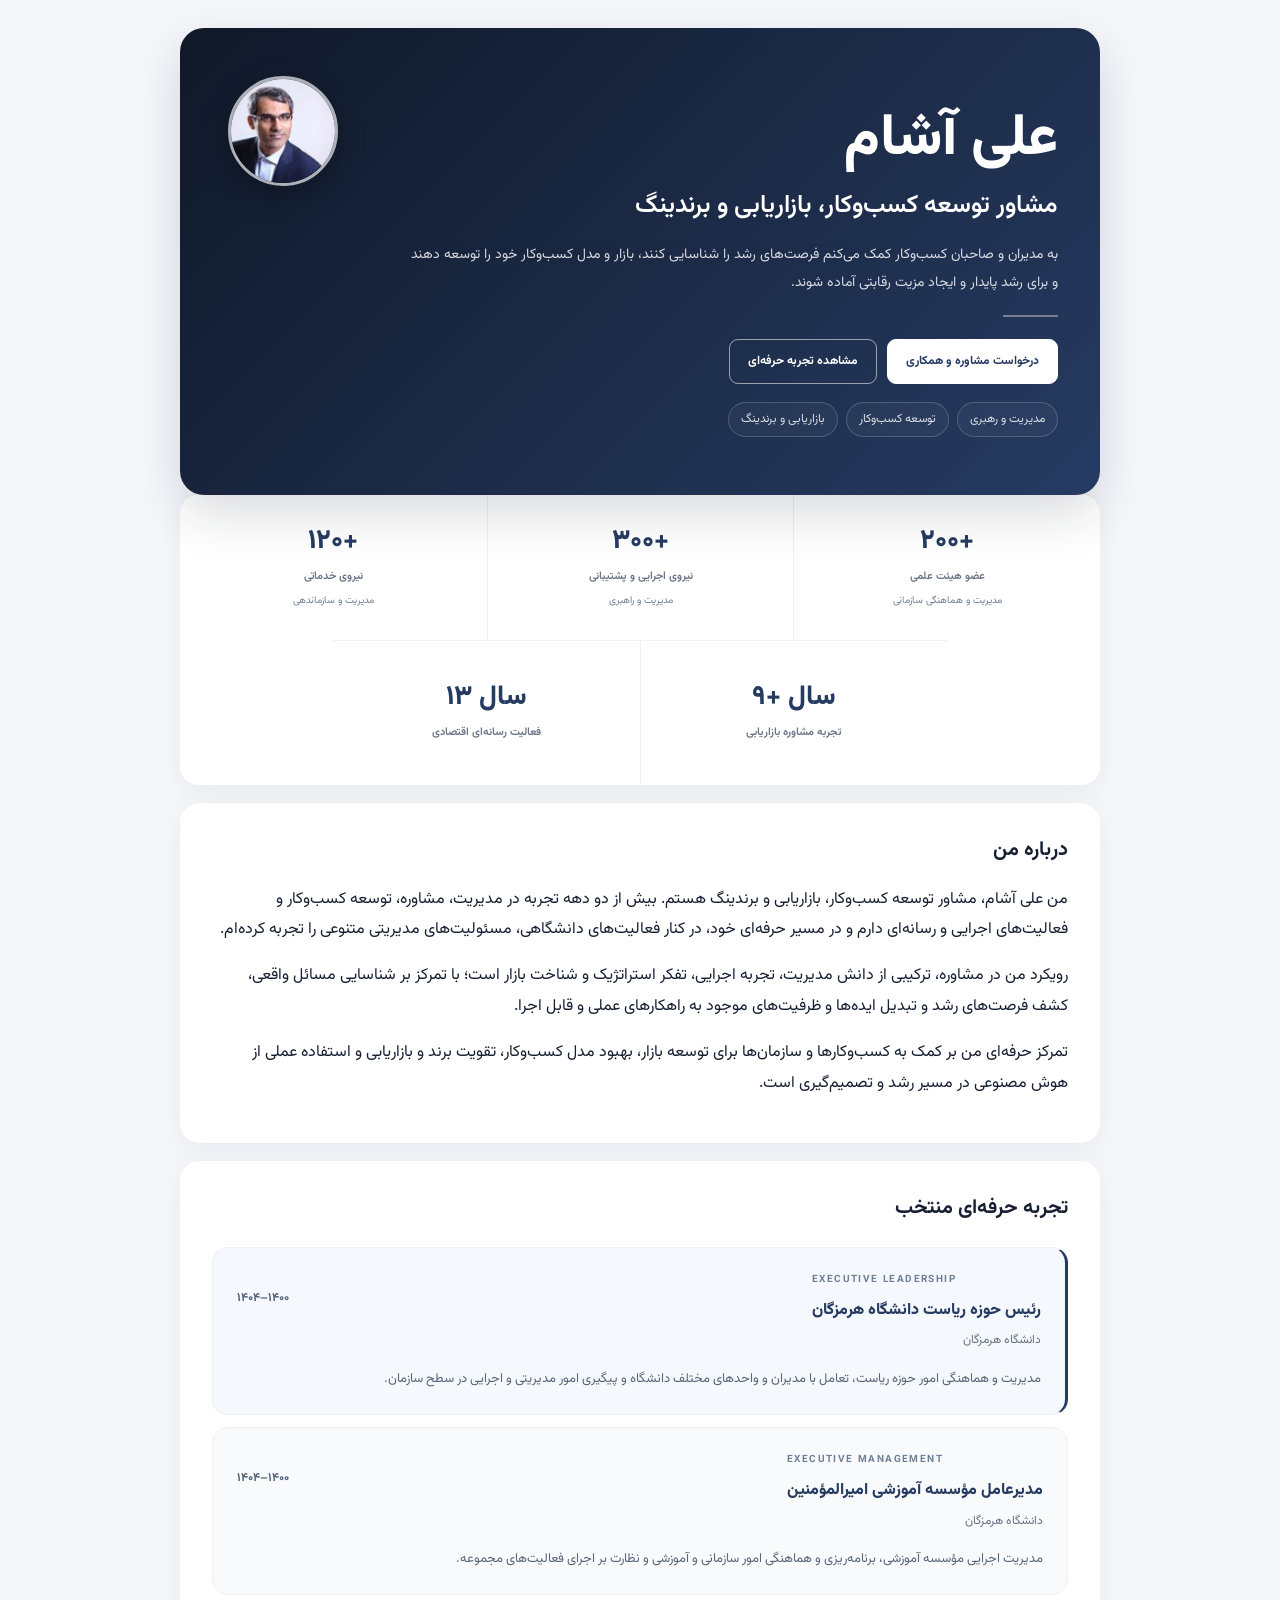
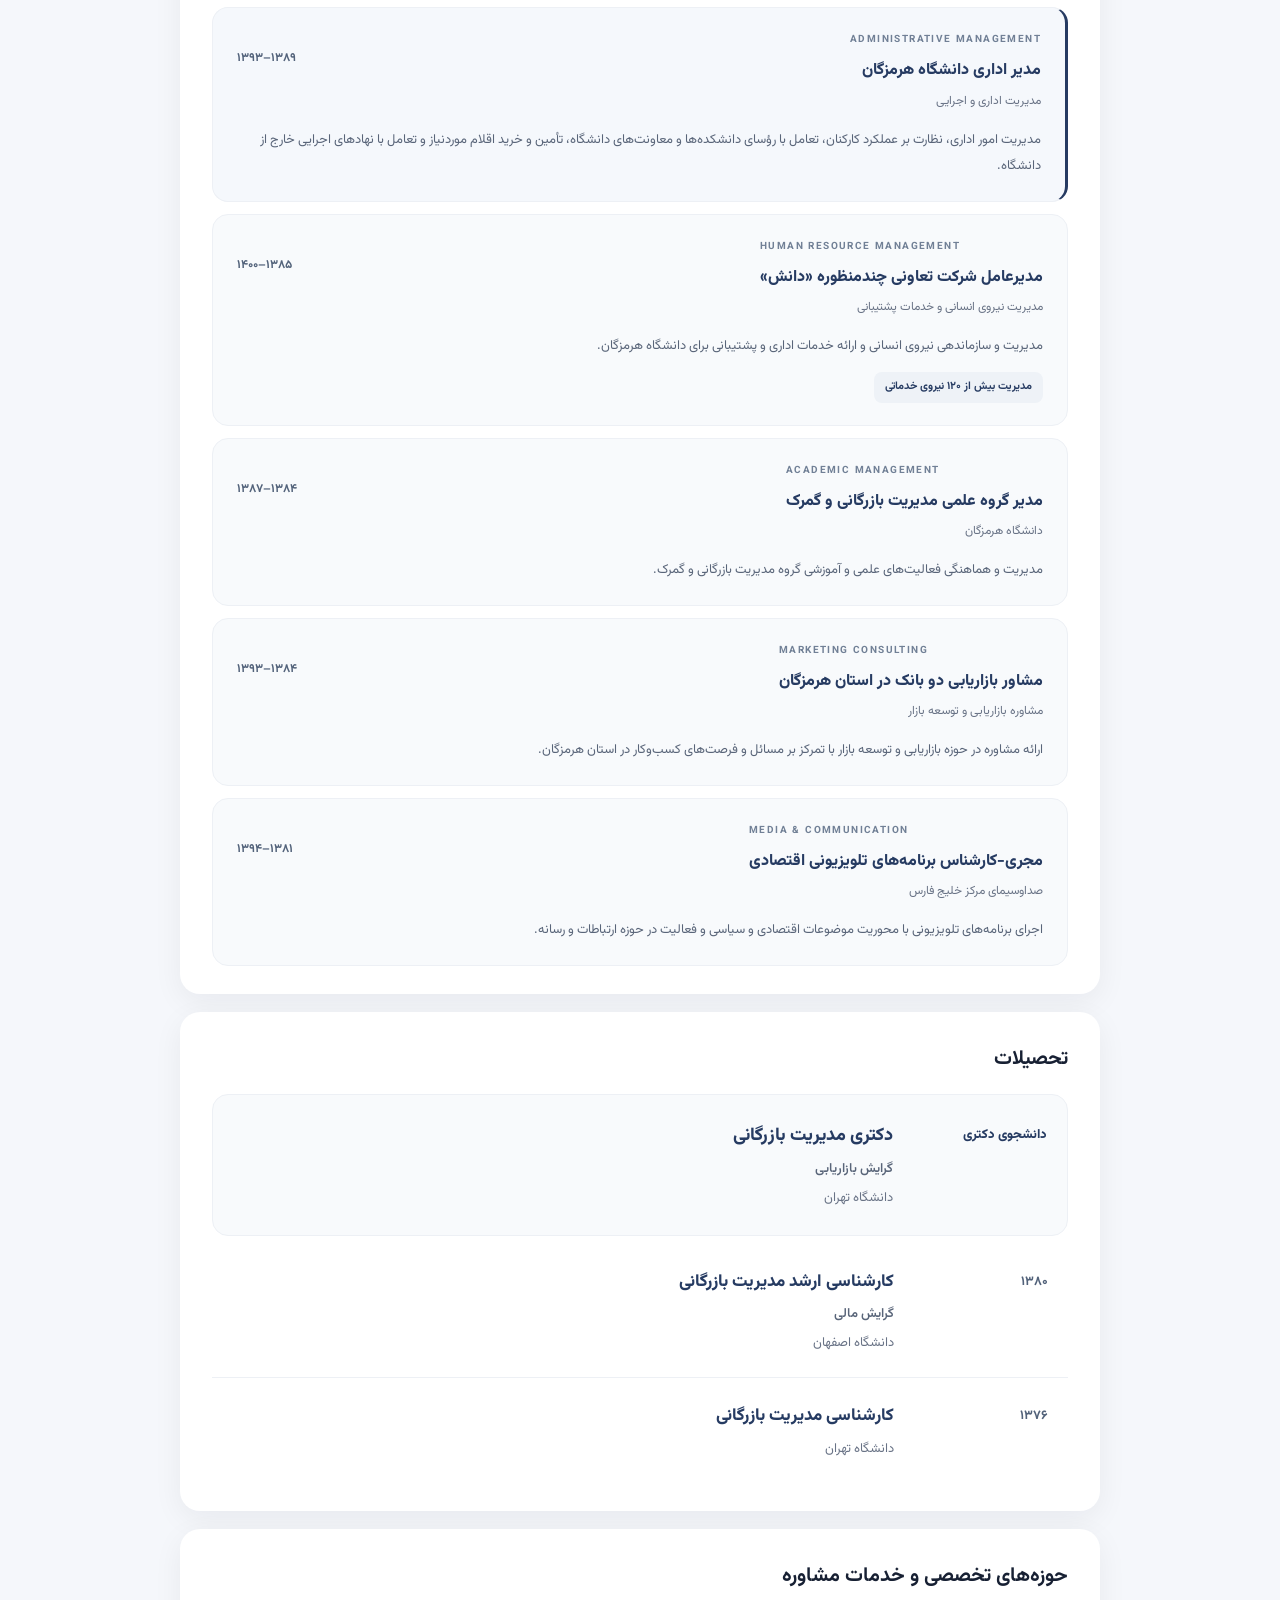
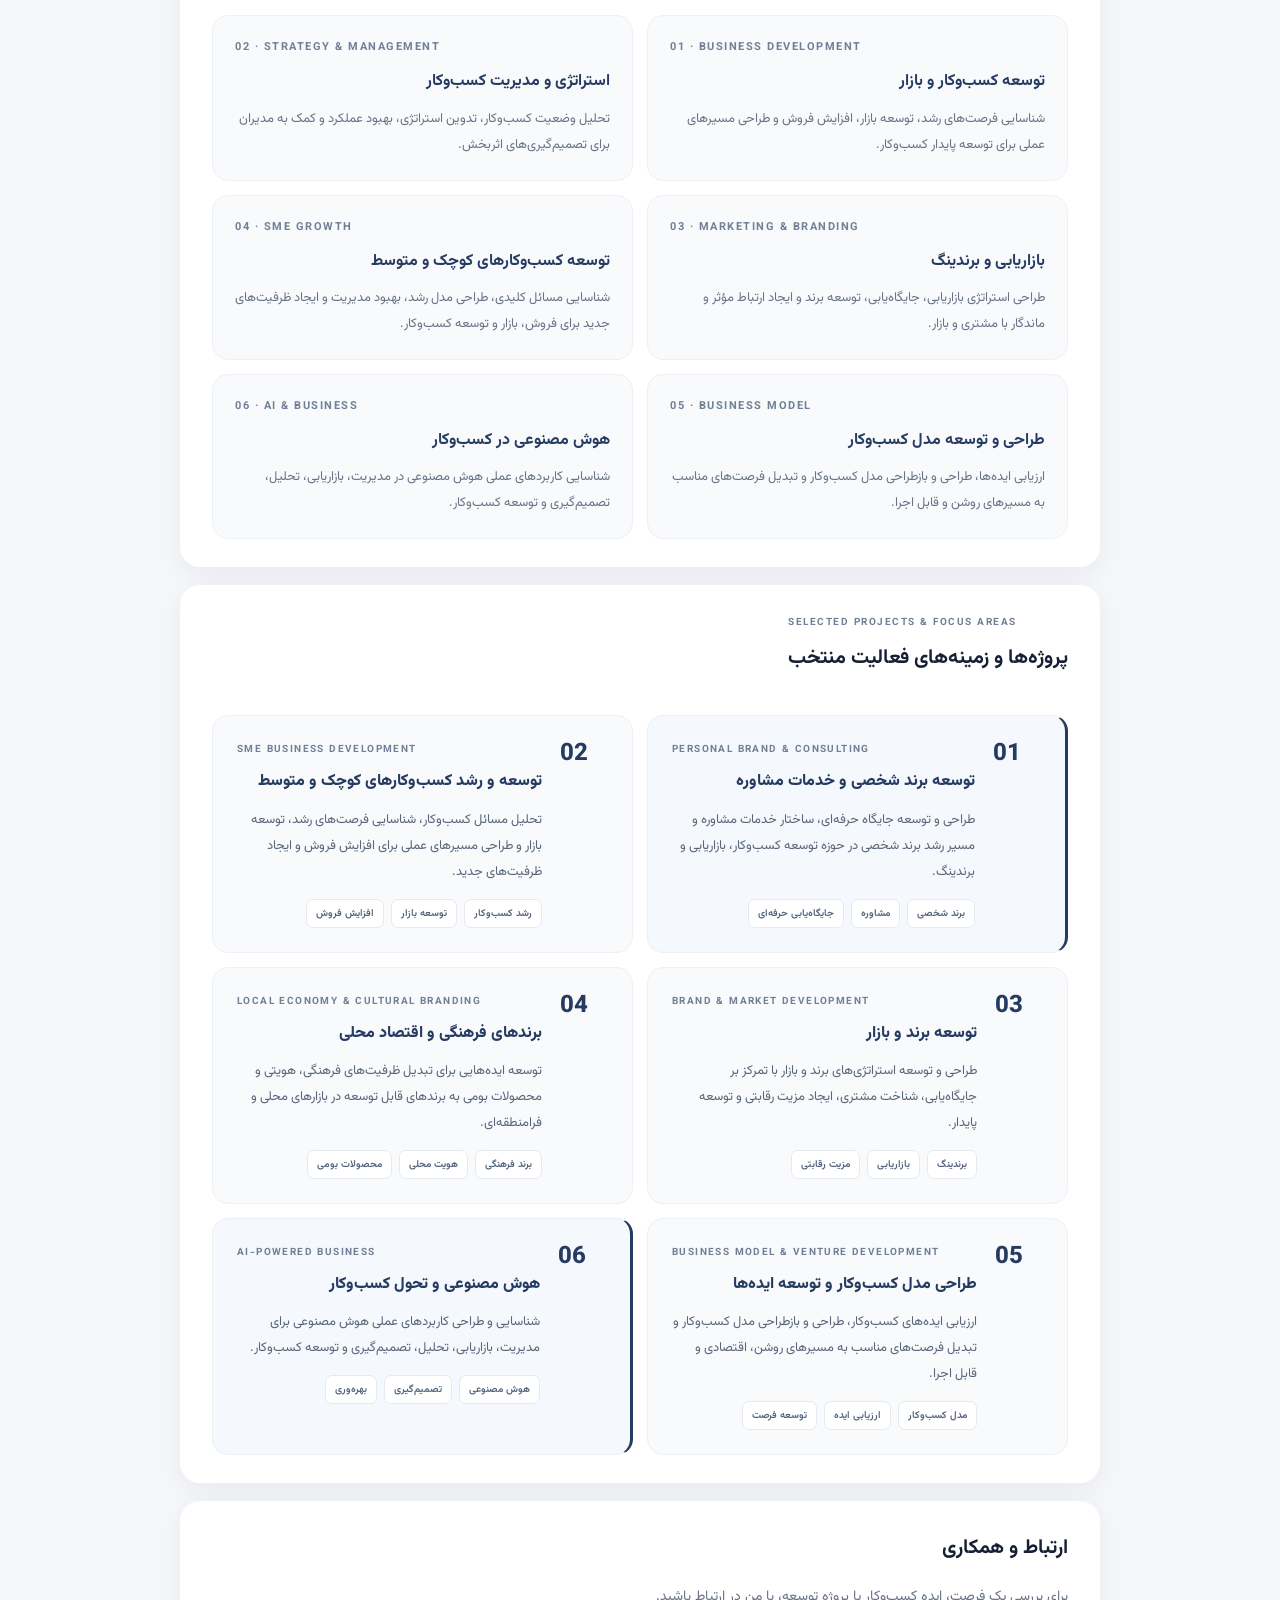
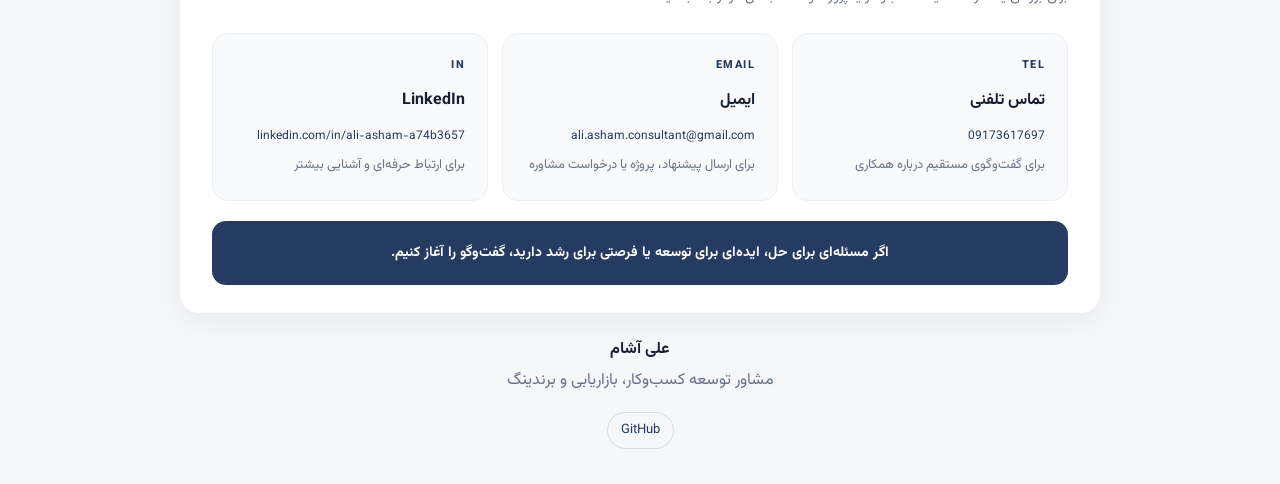
<file: index.html>
<!DOCTYPE html>
<html lang="fa" dir="rtl">
<head>
  <meta charset="UTF-8">
  <meta name="viewport" content="width=device-width, initial-scale=1.0">
  <meta name="description" content="علی آشام؛ مشاور توسعه کسب‌وکار، بازاریابی و برندینگ. مشاوره در توسعه بازار، استراتژی، مدل کسب‌وکار، برندینگ و کاربرد هوش مصنوعی در کسب‌وکار.">

<meta name="author" content="علی آشام">

<meta name="keywords" content="علی آشام, مشاور توسعه کسب‌وکار, مشاوره کسب‌وکار, بازاریابی, برندینگ, توسعه بازار, استراتژی کسب‌وکار, مدل کسب‌وکار, هوش مصنوعی در کسب‌وکار">

<meta name="theme-color" content="#263b62">

<title>علی آشام | مشاور توسعه کسب‌وکار، بازاریابی و برندینگ</title>

<!-- Open Graph -->
<meta property="og:title" content="علی آشام | مشاور توسعه کسب‌وکار، بازاریابی و برندینگ">
<meta property="og:description" content="مشاوره در توسعه کسب‌وکار، توسعه بازار، بازاریابی، برندینگ و کاربرد عملی هوش مصنوعی در کسب‌وکار.">
<meta property="og:type" content="website">
<meta property="og:url" content="https://aliashamconsultant-tech.github.io/resume/">
<meta property="og:image" content="https://aliashamconsultant-tech.github.io/resume/profile.jpg">
<meta property="og:locale" content="fa_IR">

<!-- Twitter / X -->
<meta name="twitter:card" content="summary">
<meta name="twitter:title" content="علی آشام | مشاور توسعه کسب‌وکار، بازاریابی و برندینگ">
<meta name="twitter:description" content="مشاور توسعه کسب‌وکار، بازاریابی و برندینگ با تمرکز بر توسعه بازار، استراتژی و رشد کسب‌وکار.">
<meta name="twitter:image" content="https://aliashamconsultant-tech.github.io/resume/profile.jpg">

<link rel="canonical" href="https://aliashamconsultant-tech.github.io/resume/">

<link rel="stylesheet" href="style.css?v=3">
</head>
<body>
  <main class="container">
   <header class="hero">

  <div class="profile-wrap">
    <img class="profile" src="profile.jpg" alt="علی آشام">
  </div>


  <h1>علی آشام</h1>

  <h2>مشاور توسعه کسب‌وکار، بازاریابی و برندینگ</h2>

  <p class="tagline">
    به مدیران و صاحبان کسب‌وکار کمک می‌کنم
فرصت‌های رشد را شناسایی کنند، بازار و مدل کسب‌وکار خود را توسعه دهند
و برای رشد پایدار و ایجاد مزیت رقابتی آماده شوند.
  </p>
<div class="hero-actions">
  <a href="#contact" class="hero-btn hero-btn-primary">
    درخواست مشاوره و همکاری
  </a>

  <a href="#experience" class="hero-btn hero-btn-secondary">
    مشاهده تجربه حرفه‌ای
  </a>
</div>
  <div class="professional-highlights">
    <span>مدیریت و رهبری</span>
    <span>توسعه کسب‌وکار</span>
    <span>بازاریابی و برندینگ</span>
  </div>

</header>
<section class="stats-section">

  <div class="stat-card">
    <strong><bdi dir="ltr">۲۰۰+</bdi></strong>
    <span>عضو هیئت علمی</span>
    <small>مدیریت و هماهنگی سازمانی</small>
  </div>

  <div class="stat-card">
    <strong><bdi dir="ltr">۳۰۰+</bdi></strong>
    <span>نیروی اجرایی و پشتیبانی</span>
    <small>مدیریت و راهبری</small>
  </div>

  <div class="stat-card">
    <strong><bdi dir="ltr">۱۲۰+</bdi></strong>
    <span>نیروی خدماتی</span>
    <small>مدیریت و سازماندهی</small>
  </div>

  <div class="stat-card">
    <strong><bdi dir="ltr">۹+ سال</bdi></strong>
    <span>تجربه مشاوره بازاریابی</span>
  </div>

  <div class="stat-card">
    <strong><bdi dir="ltr">۱۳ سال</bdi></strong>
    <span>فعالیت رسانه‌ای اقتصادی</span>
  </div>

</section>
    <section id="about">
  <h3>درباره من</h3>

  <p>
    من علی آشام، مشاور توسعه کسب‌وکار، بازاریابی و برندینگ هستم.
    بیش از دو دهه تجربه در مدیریت، مشاوره، توسعه کسب‌وکار و فعالیت‌های اجرایی
    و رسانه‌ای دارم و در مسیر حرفه‌ای خود، در کنار فعالیت‌های دانشگاهی،
    مسئولیت‌های مدیریتی متنوعی را تجربه کرده‌ام.
  </p>

  <p>
    رویکرد من در مشاوره، ترکیبی از دانش مدیریت، تجربه اجرایی،
    تفکر استراتژیک و شناخت بازار است؛ با تمرکز بر شناسایی مسائل واقعی،
    کشف فرصت‌های رشد و تبدیل ایده‌ها و ظرفیت‌های موجود به راهکارهای
    عملی و قابل اجرا.
  </p>

  <p>
    تمرکز حرفه‌ای من بر کمک به کسب‌وکارها و سازمان‌ها برای
    توسعه بازار، بهبود مدل کسب‌وکار، تقویت برند و بازاریابی
    و استفاده عملی از هوش مصنوعی در مسیر رشد و تصمیم‌گیری است.
  </p>
</section>

    <section id="experience">

  <h3>تجربه حرفه‌ای منتخب</h3>

  <div class="experience-list">

    <article class="experience-card featured-experience">
      <div class="experience-top">
        <div>
          <div class="experience-label">EXECUTIVE LEADERSHIP</div>
          <h4>رئیس حوزه ریاست دانشگاه هرمزگان</h4>
          <span class="experience-org">دانشگاه هرمزگان</span>
        </div>
        <span class="experience-period" dir="ltr">۱۴۰۴–۱۴۰۰</span>
      </div>

      <p>
        مدیریت و هماهنگی امور حوزه ریاست، تعامل با مدیران و واحدهای مختلف دانشگاه
        و پیگیری امور مدیریتی و اجرایی در سطح سازمان.
      </p>
    </article>


    <article class="experience-card">
      <div class="experience-top">
        <div>
          <div class="experience-label">EXECUTIVE MANAGEMENT</div>
          <h4>مدیرعامل مؤسسه آموزشی امیرالمؤمنین</h4>
          <span class="experience-org">دانشگاه هرمزگان</span>
        </div>
        <span class="experience-period" dir="ltr">۱۴۰۴–۱۴۰۰</span>
      </div>

      <p>
        مدیریت اجرایی مؤسسه آموزشی، برنامه‌ریزی و هماهنگی امور سازمانی
        و آموزشی و نظارت بر اجرای فعالیت‌های مجموعه.
      </p>
    </article>


    <article class="experience-card featured-experience">
      <div class="experience-top">
        <div>
          <div class="experience-label">ADMINISTRATIVE MANAGEMENT</div>
          <h4>مدیر اداری دانشگاه هرمزگان</h4>
          <span class="experience-org">مدیریت اداری و اجرایی</span>
        </div>
        <span class="experience-period" dir="ltr">۱۳۹۳–۱۳۸۹</span>
      </div>

      <p>
        مدیریت امور اداری، نظارت بر عملکرد کارکنان، تعامل با رؤسای دانشکده‌ها
        و معاونت‌های دانشگاه، تأمین و خرید اقلام موردنیاز و تعامل با نهادهای
        اجرایی خارج از دانشگاه.
      </p>
    </article>


    <article class="experience-card">
      <div class="experience-top">
        <div>
          <div class="experience-label">HUMAN RESOURCE MANAGEMENT</div>
          <h4>مدیرعامل شرکت تعاونی چندمنظوره «دانش»</h4>
          <span class="experience-org">
            مدیریت نیروی انسانی و خدمات پشتیبانی
          </span>
        </div>
        <span class="experience-period" dir="ltr">۱۴۰۰–۱۳۸۵</span>
      </div>

      <p>
        مدیریت و سازماندهی نیروی انسانی و ارائه خدمات اداری و پشتیبانی
        برای دانشگاه هرمزگان.
      </p>

      <div class="experience-highlight">
        مدیریت بیش از ۱۲۰ نیروی خدماتی
      </div>
    </article>


    <article class="experience-card">
      <div class="experience-top">
        <div>
          <div class="experience-label">ACADEMIC MANAGEMENT</div>
          <h4>مدیر گروه علمی مدیریت بازرگانی و گمرک</h4>
          <span class="experience-org">دانشگاه هرمزگان</span>
        </div>
        <span class="experience-period" dir="ltr">۱۳۸۷–۱۳۸۴</span>
      </div>

      <p>
        مدیریت و هماهنگی فعالیت‌های علمی و آموزشی گروه مدیریت بازرگانی و گمرک.
      </p>
    </article>


    <article class="experience-card">
      <div class="experience-top">
        <div>
          <div class="experience-label">MARKETING CONSULTING</div>
          <h4>مشاور بازاریابی دو بانک در استان هرمزگان</h4>
          <span class="experience-org">مشاوره بازاریابی و توسعه بازار</span>
        </div>
        <span class="experience-period" dir="ltr">۱۳۹۳–۱۳۸۴</span>
      </div>

      <p>
        ارائه مشاوره در حوزه بازاریابی و توسعه بازار با تمرکز بر مسائل
        و فرصت‌های کسب‌وکار در استان هرمزگان.
      </p>
    </article>


    <article class="experience-card">
      <div class="experience-top">
        <div>
          <div class="experience-label">MEDIA & COMMUNICATION</div>
         <h4>مجری-کارشناس برنامه‌های تلویزیونی اقتصادی</h4>
          <span class="experience-org">صداوسیمای مرکز خلیج فارس</span>
        </div>
        <span class="experience-period" dir="ltr">۱۳۹۴–۱۳۸۱</span>
      </div>

      <p>
        اجرای برنامه‌های تلویزیونی با محوریت موضوعات اقتصادی و سیاسی
        و فعالیت در حوزه ارتباطات و رسانه.
      </p>
    </article>

  </div>

</section>

    <section id="education">
  <h3>تحصیلات</h3>

  <div class="education-list">

    <article class="education-item">
      <div class="education-year">دانشجوی دکتری</div>
      <div class="education-content">
        <strong>دکتری مدیریت بازرگانی</strong>
        <span>گرایش بازاریابی</span>
        <small>دانشگاه تهران</small>
      </div>
    </article>

    <article class="education-item">
      <div class="education-year">۱۳۸۰</div>
      <div class="education-content">
        <strong>کارشناسی ارشد مدیریت بازرگانی</strong>
        <span>گرایش مالی</span>
        <small>دانشگاه اصفهان</small>
      </div>
    </article>

    <article class="education-item">
      <div class="education-year">۱۳۷۶</div>
      <div class="education-content">
        <strong>کارشناسی مدیریت بازرگانی</strong>
        <small>دانشگاه تهران</small>
      </div>
    </article>

  </div>
</section>
<section id="expertise">
  <h3>حوزه‌های تخصصی و خدمات مشاوره</h3>

  <div class="services-grid">

    <article class="service-card">
      <div class="service-number">01 · BUSINESS DEVELOPMENT</div>
      <h4>توسعه کسب‌وکار و بازار</h4>
      <p>
        شناسایی فرصت‌های رشد، توسعه بازار، افزایش فروش و طراحی مسیرهای عملی
        برای توسعه پایدار کسب‌وکار.
      </p>
    </article>

    <article class="service-card">
      <div class="service-number">02 · STRATEGY & MANAGEMENT</div>
      <h4>استراتژی و مدیریت کسب‌وکار</h4>
      <p>
        تحلیل وضعیت کسب‌وکار، تدوین استراتژی، بهبود عملکرد و کمک به مدیران
        برای تصمیم‌گیری‌های اثربخش.
      </p>
    </article>

    <article class="service-card">
      <div class="service-number">03 · MARKETING & BRANDING</div>
      <h4>بازاریابی و برندینگ</h4>
      <p>
        طراحی استراتژی بازاریابی، جایگاه‌یابی، توسعه برند و ایجاد ارتباط
        مؤثر و ماندگار با مشتری و بازار.
      </p>
    </article>

    <article class="service-card">
      <div class="service-number">04 · SME GROWTH</div>
      <h4>توسعه کسب‌وکارهای کوچک و متوسط</h4>
      <p>
        شناسایی مسائل کلیدی، طراحی مدل رشد، بهبود مدیریت و ایجاد ظرفیت‌های
        جدید برای فروش، بازار و توسعه کسب‌وکار.
      </p>
    </article>

    <article class="service-card">
      <div class="service-number">05 · BUSINESS MODEL</div>
      <h4>طراحی و توسعه مدل کسب‌وکار</h4>
      <p>
        ارزیابی ایده‌ها، طراحی و بازطراحی مدل کسب‌وکار و تبدیل فرصت‌های مناسب
        به مسیرهای روشن و قابل اجرا.
      </p>
    </article>

    <article class="service-card">
      <div class="service-number">06 · AI & BUSINESS</div>
      <h4>هوش مصنوعی در کسب‌وکار</h4>
      <p>
        شناسایی کاربردهای عملی هوش مصنوعی در مدیریت، بازاریابی، تحلیل،
        تصمیم‌گیری و توسعه کسب‌وکار.
      </p>
    </article>

  </div>
</section>

    <section id="projects">
  <div class="projects-header">
    <div>
      <div class="section-eyebrow">SELECTED PROJECTS & FOCUS AREAS</div>
      <h3>پروژه‌ها و زمینه‌های فعالیت منتخب</h3>
    </div>
  </div>

  <div class="projects-list">

    <article class="project-card featured-project">
      <div class="project-index">01</div>
      <div class="project-content">
        <div class="project-category">PERSONAL BRAND & CONSULTING</div>
        <h4>توسعه برند شخصی و خدمات مشاوره</h4>
        <p>
          طراحی و توسعه جایگاه حرفه‌ای، ساختار خدمات مشاوره و مسیر رشد برند شخصی
          در حوزه توسعه کسب‌وکار، بازاریابی و برندینگ.
        </p>
        <div class="project-focus">
          <span>برند شخصی</span>
          <span>مشاوره</span>
          <span>جایگاه‌یابی حرفه‌ای</span>
        </div>
      </div>
    </article>

    <article class="project-card">
      <div class="project-index">02</div>
      <div class="project-content">
        <div class="project-category">SME BUSINESS DEVELOPMENT</div>
        <h4>توسعه و رشد کسب‌وکارهای کوچک و متوسط</h4>
        <p>
          تحلیل مسائل کسب‌وکار، شناسایی فرصت‌های رشد، توسعه بازار و طراحی
          مسیرهای عملی برای افزایش فروش و ایجاد ظرفیت‌های جدید.
        </p>
        <div class="project-focus">
          <span>رشد کسب‌وکار</span>
          <span>توسعه بازار</span>
          <span>افزایش فروش</span>
        </div>
      </div>
    </article>

    <article class="project-card">
      <div class="project-index">03</div>
      <div class="project-content">
        <div class="project-category">BRAND & MARKET DEVELOPMENT</div>
        <h4>توسعه برند و بازار</h4>
        <p>
          طراحی و توسعه استراتژی‌های برند و بازار با تمرکز بر جایگاه‌یابی،
          شناخت مشتری، ایجاد مزیت رقابتی و توسعه پایدار.
        </p>
        <div class="project-focus">
          <span>برندینگ</span>
          <span>بازاریابی</span>
          <span>مزیت رقابتی</span>
        </div>
      </div>
    </article>

    <article class="project-card">
      <div class="project-index">04</div>
      <div class="project-content">
        <div class="project-category">LOCAL ECONOMY & CULTURAL BRANDING</div>
        <h4>برندهای فرهنگی و اقتصاد محلی</h4>
        <p>
          توسعه ایده‌هایی برای تبدیل ظرفیت‌های فرهنگی، هویتی و محصولات بومی
          به برندهای قابل توسعه در بازارهای محلی و فرامنطقه‌ای.
        </p>
        <div class="project-focus">
          <span>برند فرهنگی</span>
          <span>هویت محلی</span>
          <span>محصولات بومی</span>
        </div>
      </div>
    </article>

    <article class="project-card">
      <div class="project-index">05</div>
      <div class="project-content">
        <div class="project-category">BUSINESS MODEL & VENTURE DEVELOPMENT</div>
        <h4>طراحی مدل کسب‌وکار و توسعه ایده‌ها</h4>
        <p>
          ارزیابی ایده‌های کسب‌وکار، طراحی و بازطراحی مدل کسب‌وکار و تبدیل
          فرصت‌های مناسب به مسیرهای روشن، اقتصادی و قابل اجرا.
        </p>
        <div class="project-focus">
          <span>مدل کسب‌وکار</span>
          <span>ارزیابی ایده</span>
          <span>توسعه فرصت</span>
        </div>
      </div>
    </article>

    <article class="project-card featured-project">
      <div class="project-index">06</div>
      <div class="project-content">
        <div class="project-category">AI-POWERED BUSINESS</div>
        <h4>هوش مصنوعی و تحول کسب‌وکار</h4>
        <p>
          شناسایی و طراحی کاربردهای عملی هوش مصنوعی برای مدیریت، بازاریابی،
          تحلیل، تصمیم‌گیری و توسعه کسب‌وکار.
        </p>
        <div class="project-focus">
          <span>هوش مصنوعی</span>
          <span>تصمیم‌گیری</span>
          <span>بهره‌وری</span>
        </div>
      </div>
    </article>

  </div>
</section>
<section id="contact" class="contact-section">
  <h3>ارتباط و همکاری</h3>

  <p class="contact-intro">
    برای بررسی یک فرصت، ایده کسب‌وکار یا پروژه توسعه، با من در ارتباط باشید.
  </p>

  <div class="contact-grid">

  <a class="contact-card" href="tel:09173617697">
    <span class="contact-icon">TEL</span>
    <strong>تماس تلفنی</strong>
    <bdi dir="ltr">09173617697</bdi>
    <small>برای گفت‌وگوی مستقیم درباره همکاری</small>
  </a>

  <a class="contact-card" href="mailto:ali.asham.consultant@gmail.com">
    <span class="contact-icon">EMAIL</span>
    <strong>ایمیل</strong>
    <bdi dir="ltr">ali.asham.consultant@gmail.com</bdi>
    <small>برای ارسال پیشنهاد، پروژه یا درخواست مشاوره</small>
  </a>

  <a
    class="contact-card"
    href="https://www.linkedin.com/in/ali-asham-a74b3657/"
    target="_blank"
    rel="noopener"
  >
    <span class="contact-icon">IN</span>
<strong>LinkedIn</strong>
<bdi dir="ltr">linkedin.com/in/ali-asham-a74b3657</bdi>
<small>برای ارتباط حرفه‌ای و آشنایی بیشتر</small>
  </a>

</div>

  <div class="contact-cta">
    اگر مسئله‌ای برای حل، ایده‌ای برای توسعه یا فرصتی برای رشد دارید، گفت‌وگو را آغاز کنیم.
  </div>
</section>
    <footer>
      <strong>علی آشام</strong>
      <p>مشاور توسعه کسب‌وکار، بازاریابی و برندینگ</p>
      <a href="https://github.com/aliashamconsultant-tech" target="_blank" rel="noopener">GitHub</a>
    </footer>
  </main>
</body>
</html>
</file>
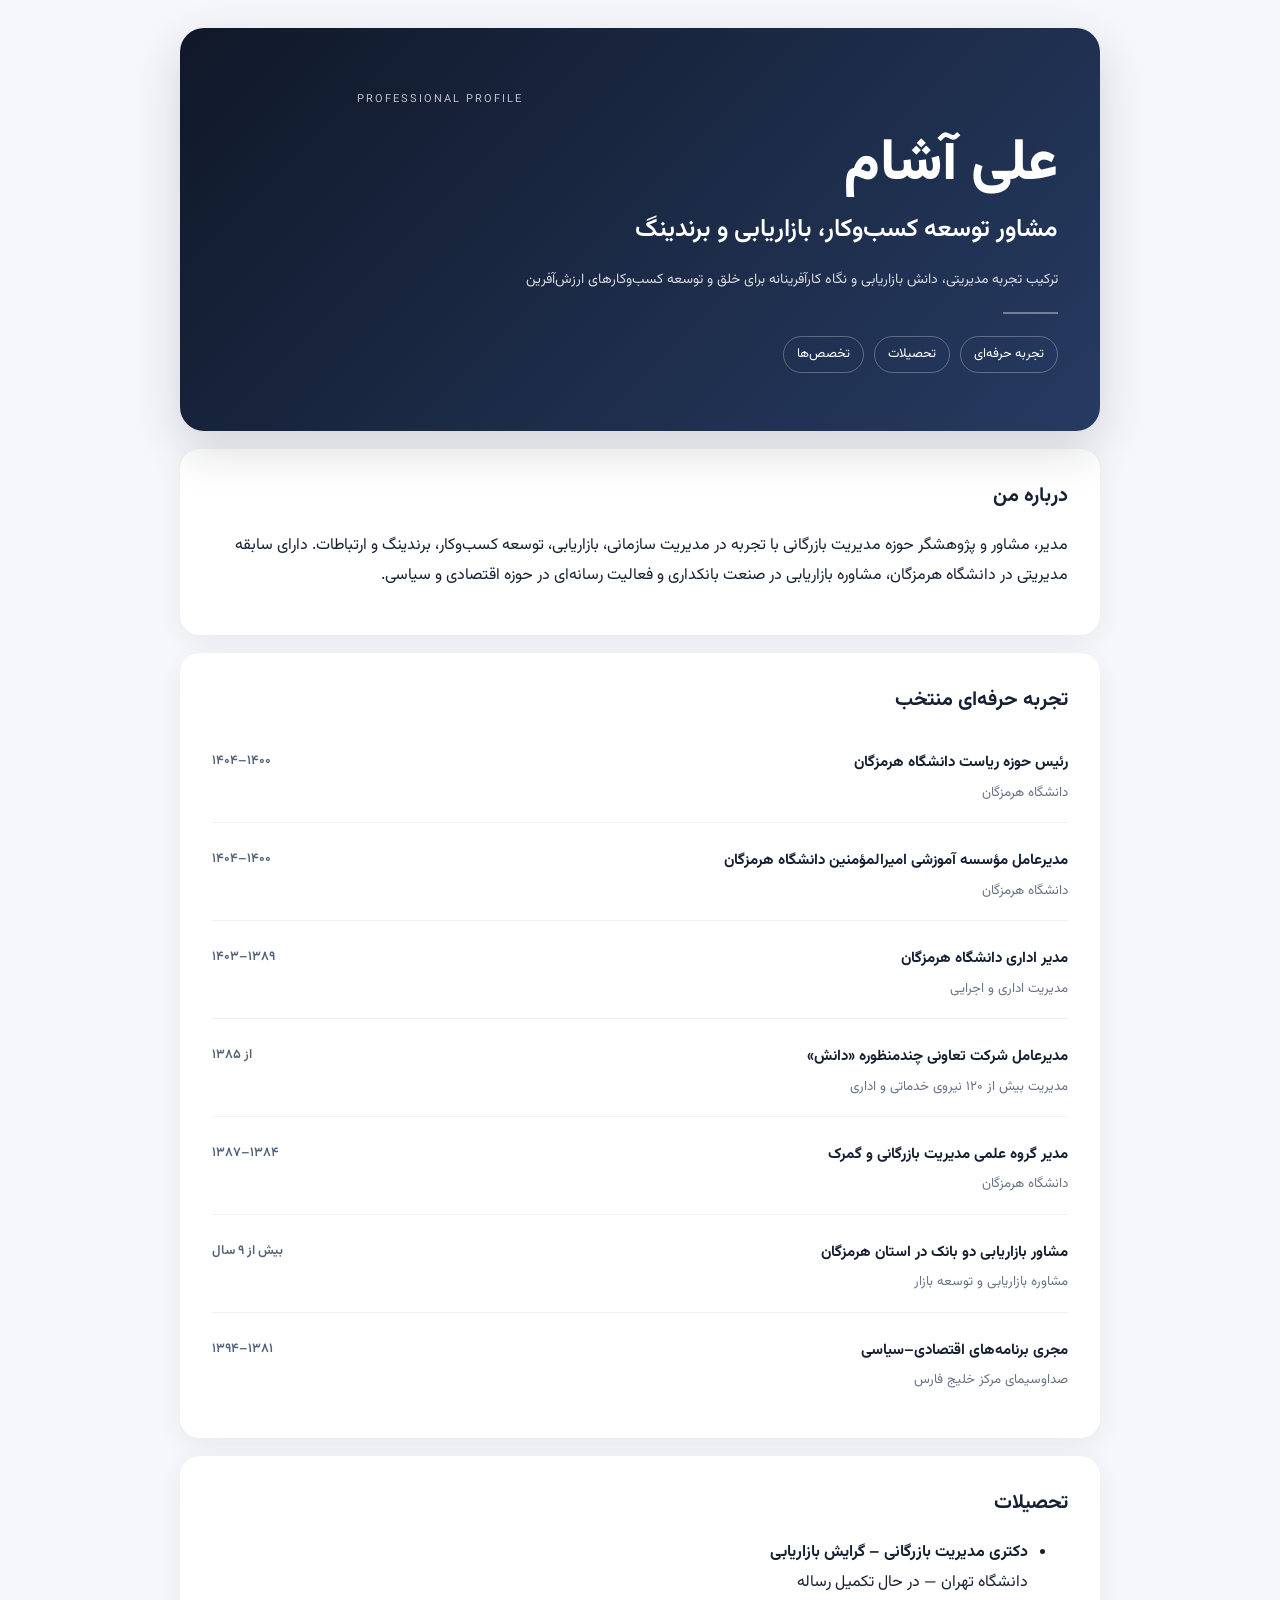
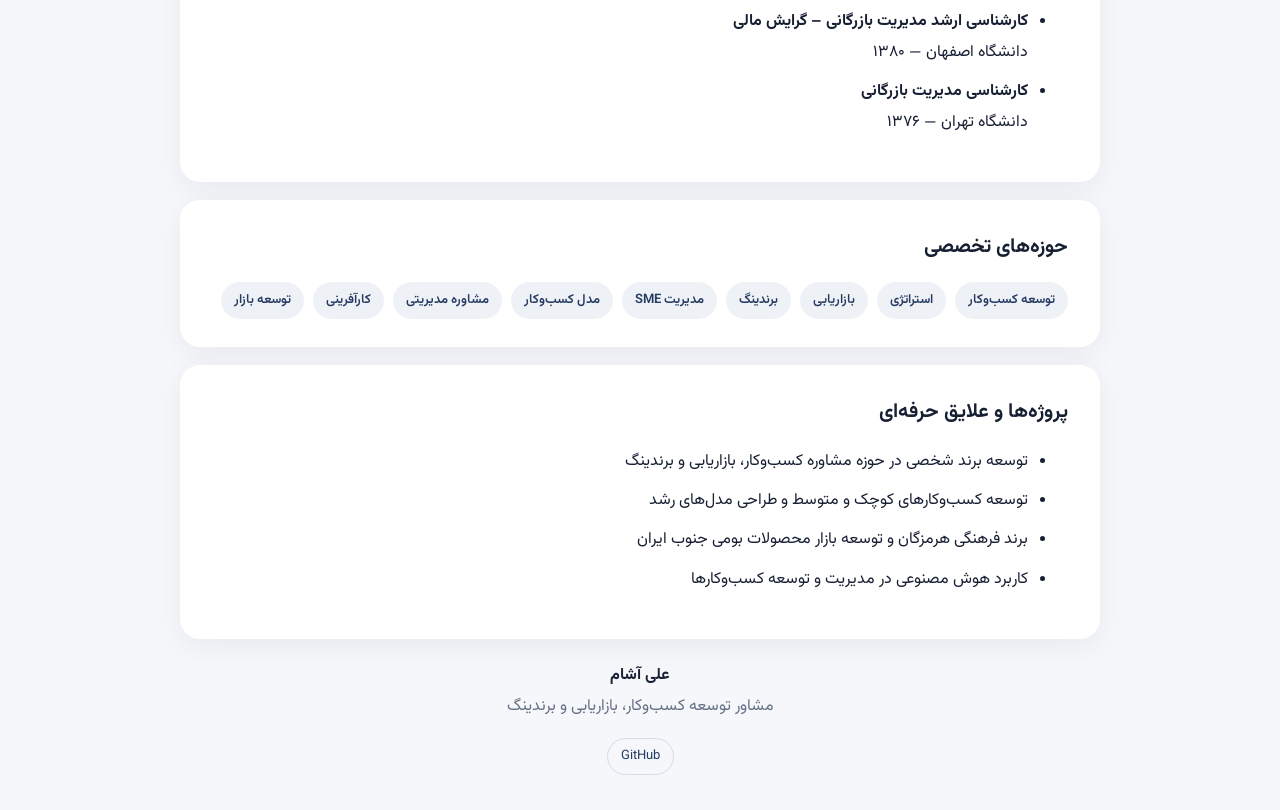
<file: index(1).html>
<!DOCTYPE html>
<html lang="fa" dir="rtl">
<head>
  <meta charset="UTF-8">
  <meta name="viewport" content="width=device-width, initial-scale=1.0">
  <meta name="description" content="رزومه حرفه‌ای علی آشام؛ مشاور توسعه کسب‌وکار، بازاریابی و برندینگ">
  <title>علی آشام | رزومه حرفه‌ای</title>
  <link rel="stylesheet" href="style.css">
</head>
<body>
  <main class="container">
    <header class="hero">
      <div class="eyebrow">PROFESSIONAL PROFILE</div>
      <h1>علی آشام</h1>
      <h2>مشاور توسعه کسب‌وکار، بازاریابی و برندینگ</h2>
      <p class="tagline">ترکیب تجربه مدیریتی، دانش بازاریابی و نگاه کارآفرینانه برای خلق و توسعه کسب‌وکارهای ارزش‌آفرین</p>
      <div class="quick-links">
        <a href="#experience">تجربه حرفه‌ای</a>
        <a href="#education">تحصیلات</a>
        <a href="#expertise">تخصص‌ها</a>
      </div>
    </header>

    <section>
      <h3>درباره من</h3>
      <p>مدیر، مشاور و پژوهشگر حوزه مدیریت بازرگانی با تجربه در مدیریت سازمانی، بازاریابی، توسعه کسب‌وکار، برندینگ و ارتباطات. دارای سابقه مدیریتی در دانشگاه هرمزگان، مشاوره بازاریابی در صنعت بانکداری و فعالیت رسانه‌ای در حوزه اقتصادی و سیاسی.</p>
    </section>

    <section id="experience">
      <h3>تجربه حرفه‌ای منتخب</h3>
      <div class="timeline">
        <article class="item"><div><strong>رئیس حوزه ریاست دانشگاه هرمزگان</strong><small>دانشگاه هرمزگان</small></div><span>۱۴۰۰–۱۴۰۴</span></article>
        <article class="item"><div><strong>مدیرعامل مؤسسه آموزشی امیرالمؤمنین دانشگاه هرمزگان</strong><small>دانشگاه هرمزگان</small></div><span>۱۴۰۰–۱۴۰۴</span></article>
        <article class="item"><div><strong>مدیر اداری دانشگاه هرمزگان</strong><small>مدیریت اداری و اجرایی</small></div><span>۱۳۸۹–۱۴۰۳</span></article>
        <article class="item"><div><strong>مدیرعامل شرکت تعاونی چندمنظوره «دانش»</strong><small>مدیریت بیش از ۱۲۰ نیروی خدماتی و اداری</small></div><span>از ۱۳۸۵</span></article>
        <article class="item"><div><strong>مدیر گروه علمی مدیریت بازرگانی و گمرک</strong><small>دانشگاه هرمزگان</small></div><span>۱۳۸۴–۱۳۸۷</span></article>
        <article class="item"><div><strong>مشاور بازاریابی دو بانک در استان هرمزگان</strong><small>مشاوره بازاریابی و توسعه بازار</small></div><span>بیش از ۹ سال</span></article>
        <article class="item"><div><strong>مجری برنامه‌های اقتصادی–سیاسی</strong><small>صداوسیمای مرکز خلیج فارس</small></div><span>۱۳۸۱–۱۳۹۴</span></article>
      </div>
    </section>

    <section id="education">
      <h3>تحصیلات</h3>
      <ul>
        <li><strong>دکتری مدیریت بازرگانی – گرایش بازاریابی</strong><br>دانشگاه تهران — در حال تکمیل رساله</li>
        <li><strong>کارشناسی ارشد مدیریت بازرگانی – گرایش مالی</strong><br>دانشگاه اصفهان — ۱۳۸۰</li>
        <li><strong>کارشناسی مدیریت بازرگانی</strong><br>دانشگاه تهران — ۱۳۷۶</li>
      </ul>
    </section>

    <section id="expertise">
      <h3>حوزه‌های تخصصی</h3>
      <div class="tags">
        <span>توسعه کسب‌وکار</span><span>استراتژی</span><span>بازاریابی</span>
        <span>برندینگ</span><span>مدیریت SME</span><span>مدل کسب‌وکار</span>
        <span>مشاوره مدیریتی</span><span>کارآفرینی</span><span>توسعه بازار</span>
      </div>
    </section>

    <section>
      <h3>پروژه‌ها و علایق حرفه‌ای</h3>
      <ul>
        <li>توسعه برند شخصی در حوزه مشاوره کسب‌وکار، بازاریابی و برندینگ</li>
        <li>توسعه کسب‌وکارهای کوچک و متوسط و طراحی مدل‌های رشد</li>
        <li>برند فرهنگی هرمزگان و توسعه بازار محصولات بومی جنوب ایران</li>
        <li>کاربرد هوش مصنوعی در مدیریت و توسعه کسب‌وکارها</li>
      </ul>
    </section>

    <footer>
      <strong>علی آشام</strong>
      <p>مشاور توسعه کسب‌وکار، بازاریابی و برندینگ</p>
      <a href="https://github.com/aliashamconsultant-tech" target="_blank" rel="noopener">GitHub</a>
    </footer>
  </main>
</body>
</html>
</file>
<file: style.css>
@import url('https://fonts.googleapis.com/css2?family=Vazirmatn:wght@400;500;600;700;800&display=swap');

* { box-sizing: border-box; }
html { scroll-behavior: smooth; }
body {
  margin: 0;
  background: #f5f7fb;
  color: #172033;
  font-family: "Vazirmatn", Tahoma, sans-serif;
  line-height: 1.9;
}
.container {
  width: min(920px, calc(100% - 28px));
  margin: 28px auto;
}
.hero {
  background: linear-gradient(135deg, #101828, #263b62);
  color: white;
  padding: 48px 42px;
  border-radius: 24px;
  box-shadow: 0 18px 50px rgba(16,24,40,.16);
}
.eyebrow {
  font-size: 11px;
  letter-spacing: 2px;
  opacity: .7;
  direction: ltr;
}
h1 { font-size: clamp(38px, 7vw, 62px); margin: 8px 0 0; font-weight: 800; }
h2 { font-size: clamp(18px, 3vw, 26px); margin: 4px 0 14px; font-weight: 600; }
.tagline { max-width: 720px; margin: 0; opacity: .88; font-size: 15px; }
.quick-links { display:flex; flex-wrap:wrap; gap:10px; margin-top:24px; }
.quick-links a, footer a {
  color: inherit;
  text-decoration: none;
  border: 1px solid rgba(255,255,255,.28);
  padding: 5px 13px;
  border-radius: 999px;
  font-size: 13px;
}
section {
  background: white;
  margin-top: 18px;
  padding: 28px 32px;
  border-radius: 20px;
  box-shadow: 0 8px 30px rgba(16,24,40,.06);
}
h3 { margin: 0 0 16px; font-size: 20px; }
p { margin-top: 0; }
.timeline { display: grid; gap: 10px; }
.item {
  display:flex;
  justify-content:space-between;
  gap:20px;
  padding: 14px 0;
  border-bottom: 1px solid #edf0f5;
}
.item:last-child { border-bottom: 0; }
.item strong { display:block; font-size: 15px; }
.item small { color:#697386; }
.item > span { white-space:nowrap; color:#52627a; font-size:13px; font-weight:600; }
li { margin: 9px 0; }
.tags { display:flex; flex-wrap:wrap; gap:9px; }
.tags span {
  background:#eef2f7;
  color:#263b62;
  padding:6px 13px;
  border-radius:999px;
  font-size:13px;
  font-weight:600;
}
footer {
  text-align:center;
  margin:22px 0 35px;
  color:#667085;
}
footer strong { color:#172033; }
footer a {
  color:#263b62;
  border-color:#d5dbe5;
  display:inline-block;
}
@media (max-width: 620px) {
  .container { width: min(100% - 18px, 920px); margin: 9px auto; }
  .hero { padding: 32px 22px; border-radius: 18px; }
  section { padding: 23px 20px; border-radius: 17px; }
  .item { display:block; }
  .item > span { display:block; margin-top:3px; }
}
/* ===== Final Executive Header ===== */

.hero {
  position: relative;
  min-height: 350px;
  padding: 58px 42px;
  overflow: hidden;
}

/* Profile photo */
.profile-wrap {
  position: absolute;
  left: 48px;
  top: 48px;
  z-index: 3;
}

.profile {
  width: 110px !important;
  height: 110px !important;
  object-fit: cover;
  object-position: center top;
  border-radius: 50%;
  border: 3px solid rgba(255,255,255,.65);
  box-shadow: 0 10px 28px rgba(0,0,0,.28);
}

/* Professional spacing */
.hero .eyebrow,
.hero h1,
.hero h2,
.hero .tagline,
.hero .quick-links {
  margin-left: 135px;
}

/* Eyebrow */
.hero .eyebrow {
  margin-top: 4px;
  font-size: 11px;
  letter-spacing: 2px;
  opacity: .72;
}

/* Name */
.hero h1 {
  margin-top: 18px;
  font-size: clamp(42px, 6vw, 58px);
  line-height: 1.25;
}

/* Professional title */
.hero h2 {
  margin-top: 8px;
  font-size: clamp(18px, 3vw, 25px);
  line-height: 1.7;
}

/* Tagline */
.hero .tagline {
  max-width: 650px;
  margin-top: 10px;
  font-size: 14px;
  line-height: 2;
  opacity: .82;
}

/* Subtle divider */
.hero .tagline::after {
  content: "";
  display: block;
  width: 55px;
  height: 2px;
  margin-top: 18px;
  background: rgba(255,255,255,.45);
}

/* Navigation buttons */
.hero .quick-links {
  margin-top: 22px;
}

/* ===== Mobile ===== */

@media (max-width: 620px) {

  .hero {
    min-height: auto;
    padding: 165px 22px 30px;
    text-align: center;
  }

  .profile-wrap {
    left: 50%;
    top: 28px;
    transform: translateX(-50%);
  }

  .profile {
    width: 110px !important;
    height: 110px !important;
  }

  .hero .eyebrow,
  .hero h1,
  .hero h2,
  .hero .tagline,
  .hero .quick-links {
    margin-left: 0;
  }

  .hero .tagline {
    max-width: 100%;
  }

  .hero .tagline::after {
    margin-left: auto;
    margin-right: auto;
  }

  .quick-links {
    justify-content: center;
  }
}
/* Professional Highlights */

.professional-highlights {
  display: flex;
  flex-wrap: wrap;
  gap: 8px;
  margin-top: 18px;
  margin-left: 135px;
}

.professional-highlights span {
  font-size: 12px;
  padding: 5px 12px;
  border: 1px solid rgba(255,255,255,.18);
  border-radius: 999px;
  color: rgba(255,255,255,.82);
  background: rgba(255,255,255,.04);
}

@media (max-width: 620px) {
  .professional-highlights {
    margin-left: 0;
    justify-content: center;
  }
}
/* ===== Executive Experience ===== */

.executive-item {
  align-items: flex-start;
  padding: 20px 0;
}

.executive-item strong {
  font-size: 16px;
  margin-bottom: 2px;
}

.executive-item small {
  display: block;
  margin-bottom: 6px;
}

.executive-item p {
  margin: 5px 0 0;
  color: #596579;
  font-size: 13px;
  line-height: 2;
  max-width: 700px;
}

.executive-item > span {
  padding-top: 2px;
}

@media (max-width: 620px) {
  .executive-item p {
    margin-top: 8px;
  }
}
/* ===== Education ===== */

.education-list {
  display: grid;
  gap: 0;
}

.education-item {
  display: grid;
  grid-template-columns: 120px 1fr;
  gap: 24px;
  padding: 20px 0;
  border-bottom: 1px solid #edf0f5;
}

.education-item:last-child {
  border-bottom: 0;
}

.education-year {
  color: #52627a;
  font-size: 13px;
  font-weight: 700;
  padding-top: 2px;
}

.education-content strong {
  display: block;
  font-size: 16px;
  margin-bottom: 3px;
}

.education-content span {
  display: block;
  color: #263b62;
  font-size: 13px;
  font-weight: 600;
}

.education-content small {
  display: block;
  color: #697386;
  font-size: 13px;
  margin-top: 3px;
}

@media (max-width: 620px) {

  .education-item {
    grid-template-columns: 1fr;
    gap: 5px;
  }

  .education-year {
    order: 0;
  }

  .education-content {
    order: 1;
  }
}
/* ===== Professional Consulting Services ===== */

.services-grid {
  display: grid;
  grid-template-columns: repeat(2, 1fr);
  gap: 14px;
  margin-top: 20px;
}

.service-card {
  position: relative;
  padding: 22px;
  background: #f8fafc;
  border: 1px solid #edf0f5;
  border-radius: 16px;
  transition: transform .2s ease, box-shadow .2s ease;
}

.service-card:hover {
  transform: translateY(-3px);
  box-shadow: 0 10px 28px rgba(16,24,40,.08);
}

.service-number {
  font-size: 11px;
  font-weight: 700;
  letter-spacing: 1.5px;
  color: #718096;
  direction: ltr;
  margin-bottom: 8px;
}

.service-card h4 {
  margin: 0 0 8px;
  font-size: 16px;
  color: #263b62;
}

.service-card p {
  margin: 0;
  color: #697386;
  font-size: 13px;
  line-height: 2;
}

/* Mobile */

@media (max-width: 620px) {

  .services-grid {
    grid-template-columns: 1fr;
  }

  .service-card {
    padding: 20px;
  }
}
/* ===== Selected Projects ===== */

.projects-grid {
  display: grid;
  grid-template-columns: repeat(2, 1fr);
  gap: 14px;
  margin-top: 20px;
}

.project-card {
  padding: 22px;
  background: #f8fafc;
  border: 1px solid #edf0f5;
  border-radius: 16px;
}

.project-label {
  font-size: 10px;
  letter-spacing: 1.2px;
  color: #718096;
  direction: ltr;
  margin-bottom: 9px;
}

.project-card h4 {
  margin: 0 0 8px;
  color: #263b62;
  font-size: 16px;
}

.project-card p {
  margin: 0;
  color: #697386;
  font-size: 13px;
  line-height: 2;
}

@media (max-width: 620px) {
  .projects-grid {
    grid-template-columns: 1fr;
  }
}
/* ===== Contact & Collaboration ===== */

.contact-section {
  text-align: right;
}

.contact-intro {
  color: #697386;
  font-size: 14px;
  line-height: 2;
  margin-bottom: 22px;
}

.contact-grid {
  display: grid;
  grid-template-columns: repeat(2, 1fr);
  gap: 14px;
}

.contact-card {
  display: block;
  padding: 22px;
  background: #f8fafc;
  border: 1px solid #edf0f5;
  border-radius: 16px;
  color: #172033;
  text-decoration: none;
  transition: transform .2s ease, box-shadow .2s ease;
}

.contact-card:hover {
  transform: translateY(-3px);
  box-shadow: 0 10px 28px rgba(16,24,40,.08);
}

.contact-icon {
  display: block;
  font-size: 11px;
  font-weight: 800;
  letter-spacing: 1.5px;
  color: #263b62;
  direction: ltr;
  margin-bottom: 9px;
}

.contact-card strong {
  display: block;
  font-size: 16px;
  margin-bottom: 4px;
}

.contact-card small {
  color: #697386;
  font-size: 13px;
}

@media (max-width: 620px) {
  .contact-grid {
    grid-template-columns: 1fr;
  }
}
.contact-section {
  text-align: right;
}

.contact-intro {
  color: #697386;
  font-size: 14px;
  line-height: 2;
  margin-bottom: 22px;
}

.contact-grid {
  display: grid;
  grid-template-columns: repeat(3, 1fr);
  gap: 14px;
}

.contact-card {
  display: block;
  padding: 22px;
  background: #f8fafc;
  border: 1px solid #edf0f5;
  border-radius: 16px;
  color: #172033;
  text-decoration: none;
  transition: transform .2s ease, box-shadow .2s ease;
}

.contact-card:hover {
  transform: translateY(-3px);
  box-shadow: 0 10px 28px rgba(16, 24, 40, .08);
}

.contact-icon {
  display: block;
  font-size: 11px;
  font-weight: 800;
  letter-spacing: 1.5px;
  color: #263b62;
  direction: ltr;
  margin-bottom: 9px;
}

.contact-card strong {
  display: block;
  font-size: 16px;
  margin-bottom: 4px;
}

.contact-card small {
  display: block;
  color: #697386;
  font-size: 13px;
  direction: ltr;
}

@media (max-width: 800px) {
  .contact-grid {
    grid-template-columns: 1fr;
  }
}
.stat-label {
  display: block;
  color: #263b62;
  font-size: 17px;
  font-weight: 800;
  margin-bottom: 10px;
}
.stat-label {
  display: block;
  color: #263b62;
  font-size: 18px;
  font-weight: 800;
  margin-bottom: 10px;
}

.stat-card strong {
  display: block;
  font-size: 24px;
  font-weight: 800;
  color: #263b62;
  margin-bottom: 6px;
}

.stat-card span:not(.stat-label) {
  display: block;
  color: #697386;
  font-size: 11px;
  line-height: 1.8;
}
/* =========================
   STATS
========================= */

.stats-section {
  display:grid;
  grid-template-columns:repeat(6,1fr);
  gap:0;
  margin:0;
  padding:0;
  background:#fff;
  border-radius:18px;
  overflow:hidden;
}

/* سه کارت ردیف اول */
.stats-section .stat-card:nth-child(1),
.stats-section .stat-card:nth-child(2),
.stats-section .stat-card:nth-child(3) {
  grid-column:span 2;
}

/* دو کارت ردیف دوم؛ به صورت متقارن در مرکز */
.stats-section .stat-card:nth-child(4) {
  grid-column:2 / span 2;
}

.stats-section .stat-card:nth-child(5) {
  grid-column:4 / span 2;
}

.stat-card {
  min-height:145px;
  padding:27px 18px;
  display:flex;
  flex-direction:column;
  align-items:center;
  justify-content:center;
  text-align:center;
  border-left:1px solid #edf0f5;
}

.stat-card:nth-child(3),
.stat-card:nth-child(5) {
  border-left:0;
}

.stat-card:nth-child(4),
.stat-card:nth-child(5) {
  border-top:1px solid #edf0f5;
}

.stat-card strong {
  display:block;
  color:#263b62;
  font-size:27px;
  font-weight:800;
  line-height:1.2;
  margin-bottom:9px;
}

.stat-card span {
  display:block;
  color:#596579;
  font-size:12px;
  font-weight:600;
  line-height:1.8;
}

.stat-card small {
  display:block;
  margin-top:5px;
  color:#718096;
  font-size:10px;
  line-height:1.7;
}

/* تبلت و موبایل */
@media (max-width:700px) {

  .stats-section {
    grid-template-columns:1fr 1fr;
  }

  .stats-section .stat-card:nth-child(1),
  .stats-section .stat-card:nth-child(2),
  .stats-section .stat-card:nth-child(3),
  .stats-section .stat-card:nth-child(4),
  .stats-section .stat-card:nth-child(5) {
    grid-column:auto;
  }

  .stats-section .stat-card:nth-child(5) {
    grid-column:1 / -1;
  }

  .stat-card {
    min-height:125px;
    padding:22px 12px;
  }

  .stat-card:nth-child(3),
  .stat-card:nth-child(5) {
    border-left:0;
  }

  .stat-card:nth-child(4) {
    border-left:1px solid #edf0f5;
  }
}

/* موبایل کوچک */
@media (max-width:500px) {

  .stats-section {
    grid-template-columns:1fr;
  }

  .stats-section .stat-card:nth-child(5) {
    grid-column:auto;
  }

  .stat-card,
  .stat-card:nth-child(3),
  .stat-card:nth-child(4),
  .stat-card:nth-child(5) {
    border-left:0;
    border-top:1px solid #edf0f5;
  }

  .stat-card:first-child {
    border-top:0;
  }
}
/* ===== Executive Experience - Premium ===== */

.experience-list {
  display: grid;
  gap: 12px;
  margin-top: 20px;
}

.experience-card {
  padding: 22px 24px;
  background: #f8fafc;
  border: 1px solid #edf0f5;
  border-radius: 16px;
  transition: transform .2s ease, box-shadow .2s ease;
}

.experience-card:hover {
  transform: translateY(-2px);
  box-shadow: 0 10px 28px rgba(16,24,40,.07);
}

.experience-card.featured-experience {
  background: #f5f8fc;
  border-right: 3px solid #263b62;
}

.experience-top {
  display: flex;
  justify-content: space-between;
  align-items: flex-start;
  gap: 20px;
}

.experience-label {
  font-size: 10px;
  font-weight: 700;
  letter-spacing: 1.4px;
  color: #718096;
  direction: ltr;
  margin-bottom: 7px;
}

.experience-card h4 {
  margin: 0 0 3px;
  color: #263b62;
  font-size: 16px;
  font-weight: 800;
}

.experience-org {
  display: block;
  color: #697386;
  font-size: 12px;
}

.experience-period {
  flex-shrink: 0;
  color: #52627a;
  font-size: 12px;
  font-weight: 700;
  white-space: nowrap;
  padding-top: 17px;
}

.experience-card p {
  margin: 14px 0 0;
  color: #596579;
  font-size: 13px;
  line-height: 2;
}

.experience-highlight {
  display: inline-block;
  margin-top: 13px;
  padding: 5px 11px;
  background: #eef2f7;
  border-radius: 8px;
  color: #263b62;
  font-size: 11px;
  font-weight: 700;
}

/* Mobile */

@media (max-width: 620px) {

  .experience-card {
    padding: 20px;
  }

  .experience-top {
    display: block;
  }

  .experience-period {
    display: block;
    padding-top: 7px;
  }

  .experience-card.featured-experience {
    border-right: 0;
    border-top: 3px solid #263b62;
  }
}
/* ===== Premium Education ===== */

.education-list {
  display: grid;
  gap: 0;
}

.education-item {
  display: grid;
  grid-template-columns: 130px 1fr;
  gap: 24px;
  padding: 22px 20px;
  border-bottom: 1px solid #edf0f5;
  transition: background .2s ease;
}

.education-item:first-child {
  background: #f8fafc;
  border: 1px solid #edf0f5;
  border-radius: 16px;
  margin-bottom: 8px;
  padding: 24px 20px;
}

.education-item:last-child {
  border-bottom: 0;
}

.education-year {
  color: #52627a;
  font-size: 13px;
  font-weight: 700;
  padding-top: 4px;
}

.education-item:first-child .education-year {
  color: #263b62;
  font-weight: 800;
}

.education-content strong {
  display: block;
  color: #263b62;
  font-size: 17px;
  font-weight: 800;
  margin-bottom: 4px;
}

.education-content span {
  display: block;
  color: #596579;
  font-size: 13px;
  font-weight: 600;
}

.education-content small {
  display: block;
  color: #697386;
  font-size: 13px;
  margin-top: 4px;
}

.education-item:first-child .education-content strong {
  font-size: 18px;
}

/* Mobile */

@media (max-width: 620px) {

  .education-item {
    grid-template-columns: 1fr;
    gap: 5px;
  }

  .education-item:first-child {
    padding: 20px;
  }

  .education-year {
    padding-top: 0;
  }
}
/* ===== Selected Projects - Portfolio ===== */

/* =========================
   PROJECTS / PORTFOLIO
========================= */

.projects-header {
  display: flex;
  align-items: flex-end;
  justify-content: space-between;
  margin-bottom: 22px;
}

.section-eyebrow {
  color: #718096;
  font-size: 10px;
  font-weight: 700;
  letter-spacing: 1.5px;
  direction: ltr;
  margin-bottom: 7px;
}

.projects-count {
  color: #263b62;
  font-size: 13px;
  font-weight: 800;
  direction: ltr;
}

.projects-list {
  display: grid;
  grid-template-columns: 1fr 1fr;
  gap: 14px;
}

.project-card {
  position: relative;
  display: grid;
  grid-template-columns: 48px 1fr;
  gap: 18px;
  padding: 24px;
  background: #f8fafc;
  border: 1px solid #edf0f5;
  border-radius: 16px;
  transition:
    transform .2s ease,
    box-shadow .2s ease,
    border-color .2s ease;
}

.project-card:hover {
  transform: translateY(-3px);
  border-color: #d8e0eb;
  box-shadow: 0 12px 30px rgba(16,24,40,.07);
}

.project-card.featured-project {
  background: #f5f8fc;
  border-right: 3px solid #263b62;
}

.project-index {
  color: #263b62;
  font-size: 24px;
  font-weight: 800;
  line-height: 1;
  direction: ltr;
  padding-top: 2px;
}

.project-category {
  color: #718096;
  font-size: 10px;
  font-weight: 700;
  letter-spacing: 1.4px;
  direction: ltr;
  margin-bottom: 8px;
}

.project-content h4 {
  color: #263b62;
  font-size: 16px;
  font-weight: 800;
  margin: 0 0 9px;
}

.project-content p {
  color: #596579;
  font-size: 13px;
  line-height: 2;
  margin: 0;
}

.project-focus {
  display: flex;
  flex-wrap: wrap;
  gap: 7px;
  margin-top: 14px;
}

.project-focus span {
  display: inline-block;
  padding: 4px 9px;
  background: #fff;
  border: 1px solid #e5eaf0;
  border-radius: 7px;
  color: #52627a;
  font-size: 10px;
  font-weight: 600;
}

/* پروژه پنجم در عرض کامل */

/* Mobile */
@media (max-width: 700px) {

  .projects-list {
    grid-template-columns: 1fr;
  }

  .project-card:last-child {
    grid-column: auto;
  }

}

/* Small mobile */
@media (max-width: 500px) {

  .project-card {
    grid-template-columns: 1fr;
    gap: 12px;
    padding: 20px;
  }

  .project-index {
    font-size: 18px;
  }

}
.contact-cta {
  margin-top:20px;
  padding:18px 20px;
  background:#263b62;
  border-radius:14px;
  color:#fff;
  font-size:14px;
  font-weight:700;
  line-height:2;
  text-align:center;
}
.hero-actions {
  display:flex;
  flex-wrap:wrap;
  gap:10px;
  margin-top:22px;
}

.hero-btn {
  display:inline-flex;
  align-items:center;
  justify-content:center;
  padding:10px 18px;
  border-radius:9px;
  text-decoration:none;
  font-size:12px;
  font-weight:700;
  transition:all .2s ease;
}

.hero-btn-primary {
  background:#fff;
  color:#263b62;
  border:1px solid #fff;
}

.hero-btn-primary:hover {
  transform:translateY(-2px);
  box-shadow:0 8px 20px rgba(0,0,0,.12);
}

.hero-btn-secondary {
  background:transparent;
  color:#fff;
  border:1px solid rgba(255,255,255,.55);
}

.hero-btn-secondary:hover {
  background:rgba(255,255,255,.08);
  transform:translateY(-2px);
}

@media (max-width:500px) {
  .hero-actions {
    flex-direction:column;
    align-items:stretch;
  }

  .hero-btn {
    width:100%;
  }
}
.contact-card bdi {
  display: block;
  direction: ltr;
  white-space: nowrap;
  font-size: 12px;
  color: #263b62;
  margin: 8px 0 6px;
}

@media (max-width: 800px) {
  .contact-card bdi {
    font-size: 11px;
  }
}
</file>
